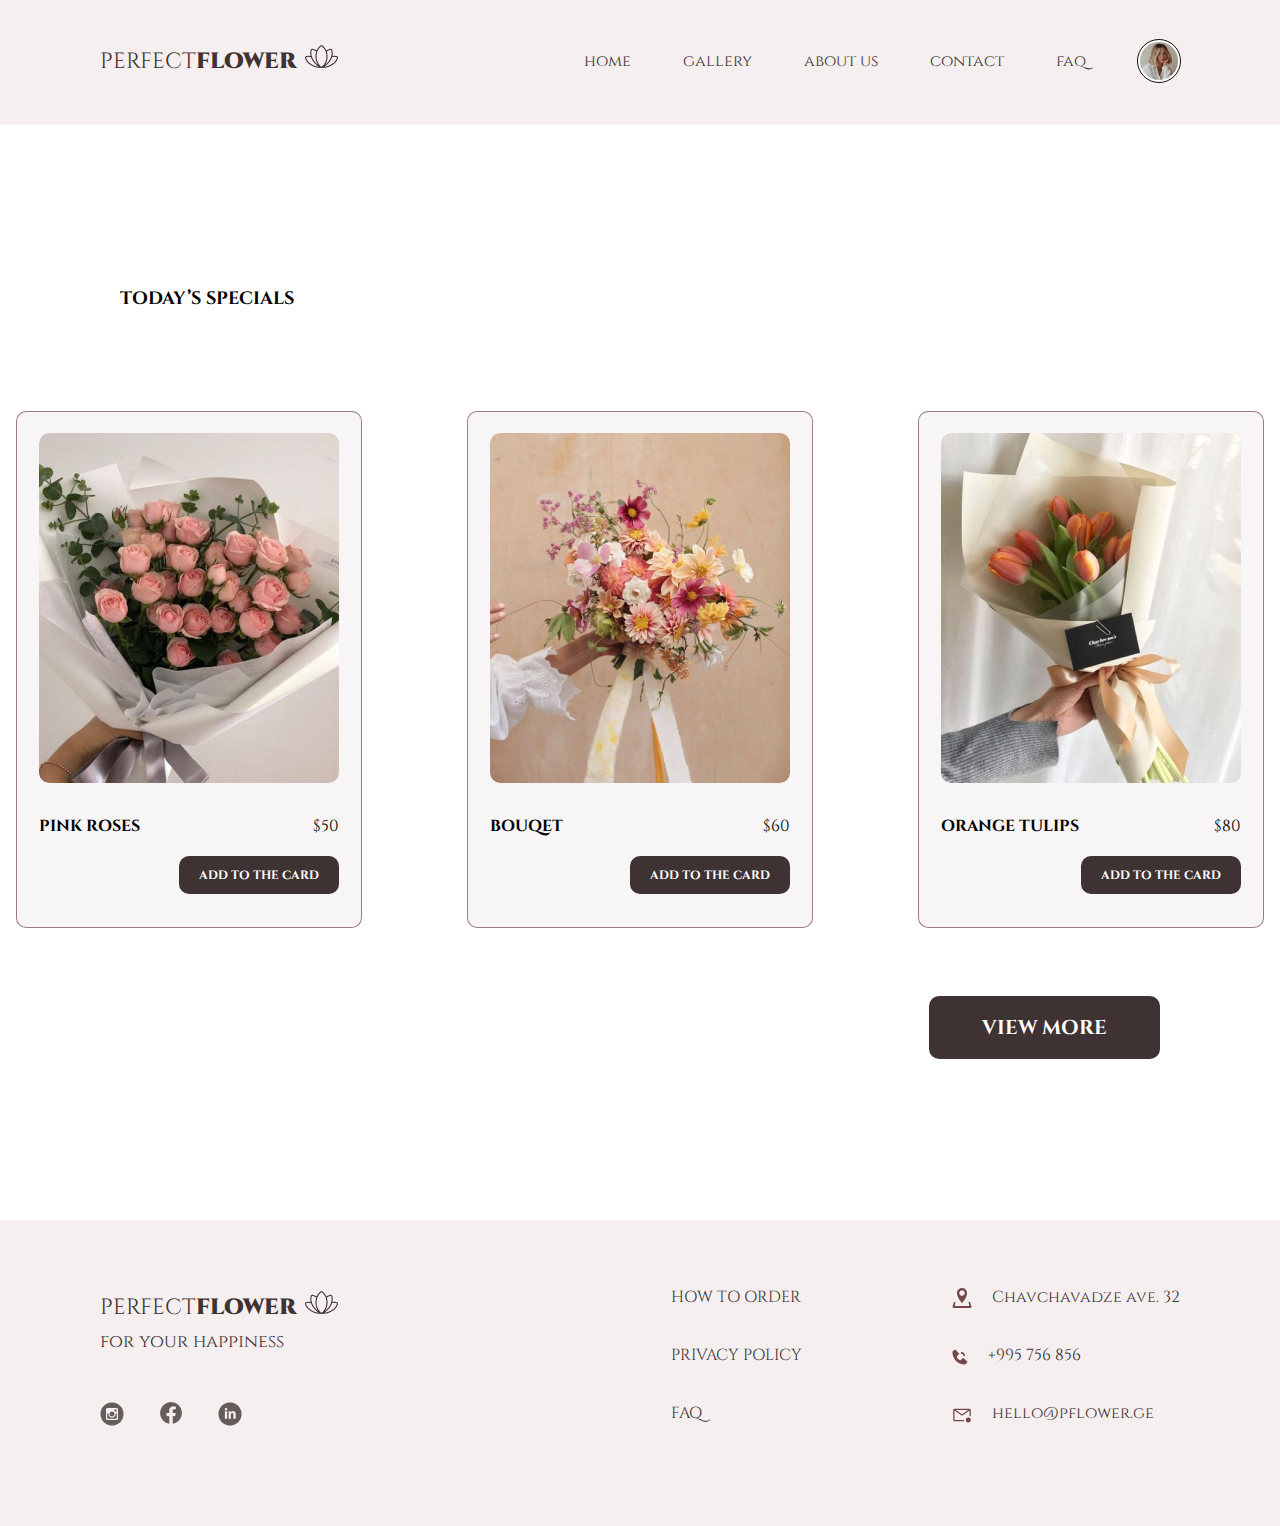
<file: index.html>
<!DOCTYPE html>
<html lang="us">
    <head>
        <title>Homepage</title>

        <meta name="viewport" content="width=device-width, initial-scale=1.0">
        <meta charset="UTF-8">
        <meta http-equiv="X-UA-Compatible" content="IE=edge">
        <meta name="description" content="project home page">

        <!-- favicon -->
        <link rel="icon" type="image/x-icon" href="assest/media/photos/favicon.ico">

        <!-- stylesheet import -->
        <link rel="stylesheet" href="assest/css/reset.css">
        <link rel="stylesheet" href="assest/css/style.css">

        <!-- script import -->
        <script src="assest/js/script.js"></script>
    </head>

    <body>

        <!-- page header -->

        <header>
            <div class="header-item">
                <a class="fh-30 fs-22 logo-text" href="index.html"><span class="fh-30 fs-22">PERFECT<span class="fw-9">FLOWER</span><span class="logo-icon"><img class="logo-icon-src" src="assest/media/icons/logo-icon.png" alt="flower-small-icon"></span></a>
            </div>
            <div class="header-item">
                <nav>
                    <ul>
                        <li class="dis-in-b nav-item"><a class="fh-22" href="index.html">home</a></li>
                        <li class="dis-in-b nav-item"><a class="fh-22" href="assest/pages/gallery.html">gallery</a></li>
                        <li class="dis-in-b nav-item"><a class="fh-22" href="assest/pages/about.html">about us</a></li>
                        <li class="dis-in-b nav-item"><a class="fh-22" href="assest/pages/contact.html">contact</a></li>
                        <li class="dis-in-b nav-item"><a class="fh-22" href="assest/pages/faq.html">faq</a></li>
                        <li class="dis-in-b nav-item my-acc"><a href="#"><img class="profile-img"src="assest/media/photos/prof-pic.png" alt="profile-picture"></a></li>
                    </ul>
                </nav>
            </div>
        </header>

        <!-- main content of the page -->

        <main>
            <h1 class="fs-18 fw-7 fh-24 page-title">TODAY’S SPECIALS</h1>
            <div class="product-div">
            <section class="products">
                <div class="box-container">
                    <div class="box-top">
                        <a href="#">
                        <img class="product-image" src="assest/media/photos/homepage-box-img-1.png" alt="light-pink-roses">
                    </a>
                    </div>
                    <div class="box-bottom">
                        <h3 class="product-name">PINK ROSES</h3>
                        <h4 class="product-price fw-def">$50</h4>
                    </div>
                    <div class="prod-btn" style="text-align: right">
                    <a href="#" class="add-to-cart-btn fw-7 fh-def fs-12">ADD TO THE CARD</a>
                    </div>
                </div>
                <div class="box-container">
                    <div class="box-top">
                        <a href="#">
                        <img class="product-image" src="assest/media/photos/homepage-box-img-2.png" alt="colourful-bouqet">
                    </a>
                    </div>
                    <div class="box-bottom">
                        <h3 class="product-name">BOUQET</h3>
                        <h4 class="product-price fw-def">$60</h4>
                    </div>
                    <div class="prod-btn" style="text-align: right">
                    <a href="#" class="add-to-cart-btn fw-7 fh-def fs-12">ADD TO THE CARD</a>
                    </div>
                </div>
                <div class="box-container">
                    <div class="box-top">
                        <a href="#">
                        <img class="product-image" src="assest/media/photos/homepage-box-img-3.png" alt="orange-tulips">
                    </a>
                    </div>
                    <div class="box-bottom">
                        <h3 class="product-name">ORANGE TULIPS</h3>
                        <h4 class="product-price fw-def">$80</h4>
                    </div>
                    <div class="prod-btn" style="text-align: right">
                    <a href="#" class="add-to-cart-btn fw-7 fh-def fs-12">ADD TO THE CARD</a>
                    </div>
                </div>
            </section>
            <div class="product-view-more">
                <a class="fw-7 fh-def fs-20" href="#">VIEW MORE</a>
            </div>
            </div>
        </main>

        <!-- footer of the page -->

        <footer>
            <div class="footer-block">
                <a class="fh-30 fs-22 logo-text" href="index.html"<span class="fh-30 fs-22">PERFECT<span class="fw-9">FLOWER</span><span class="logo-icon"><img class="logo-icon-src" src="assest/media/icons/logo-icon.png" alt="flower-small-icon"></span></a>
                <p class="logo-title fs-18 fh-24">for your happiness</p>
                <div class="social-icons-box">
                    <ul>
                    <li class="dis-in-b"><a class="social-icon" href="#"><img src="assest/media/icons/instagram.png" alt="instagram-outlined-icon" ></a></li>
                    <li class="dis-in-b"><a class="social-icon" href="#"><img src="assest/media/icons/facebook.png" alt="facebook-outlined-icon"></a></li>
                    <li class="dis-in-b"><a class="social-icon" href="#"><img src="assest/media/icons/linkedin.png" alt="linkedin-outlined-icon"></a></li>
                </ul>
                </div>
            </div>
            <div class="footer-block">
                <nav class="footer-nav">
                    <ul>
                        <li><a class="fh-22" href="#">HOW TO ORDER</a></li>
                        <li><a class="fh-22" href="#">PRIVACY POLICY</a></li>
                        <li><a class="fh-22" href="assest/pages/faq.html">FAQ</a></li>
                    </ul>
                    <ul>
                        <li><img class="no-border" src="assest/media/icons/location.png" alt="location-icon"><a class="fh-22" href="https://www.google.com/maps/place/32+Ilia+Chavchavadze+Avenue,+T'bilisi+0179/@41.7085071,44.7713885,17z/data=!4m6!3m5!1s0x40440ccd320dd7fb:0x5e216973a3c58f64!8m2!3d41.7085071!4d44.7713885!16s%2Fg%2F11cp5f6xqz?coh=164777&entry=tt">Chavchavadze ave. 32</a></li>
                        <li><img class="no-border" src="assest/media/icons/phone.png" alt="phone-icon"><a class="fh-22" href="callto:+995756856">+995 756 856</a></li>
                        <li><img class="no-border" src="assest/media/icons/email.png" alt="email-icon"><a class="fh-22" href="mailto:hello@pflower.ge">hello@pflower.ge</a></li>
                    </ul>
                </nav>
            </div>
        </footer>
    </body>
</html>
</file>
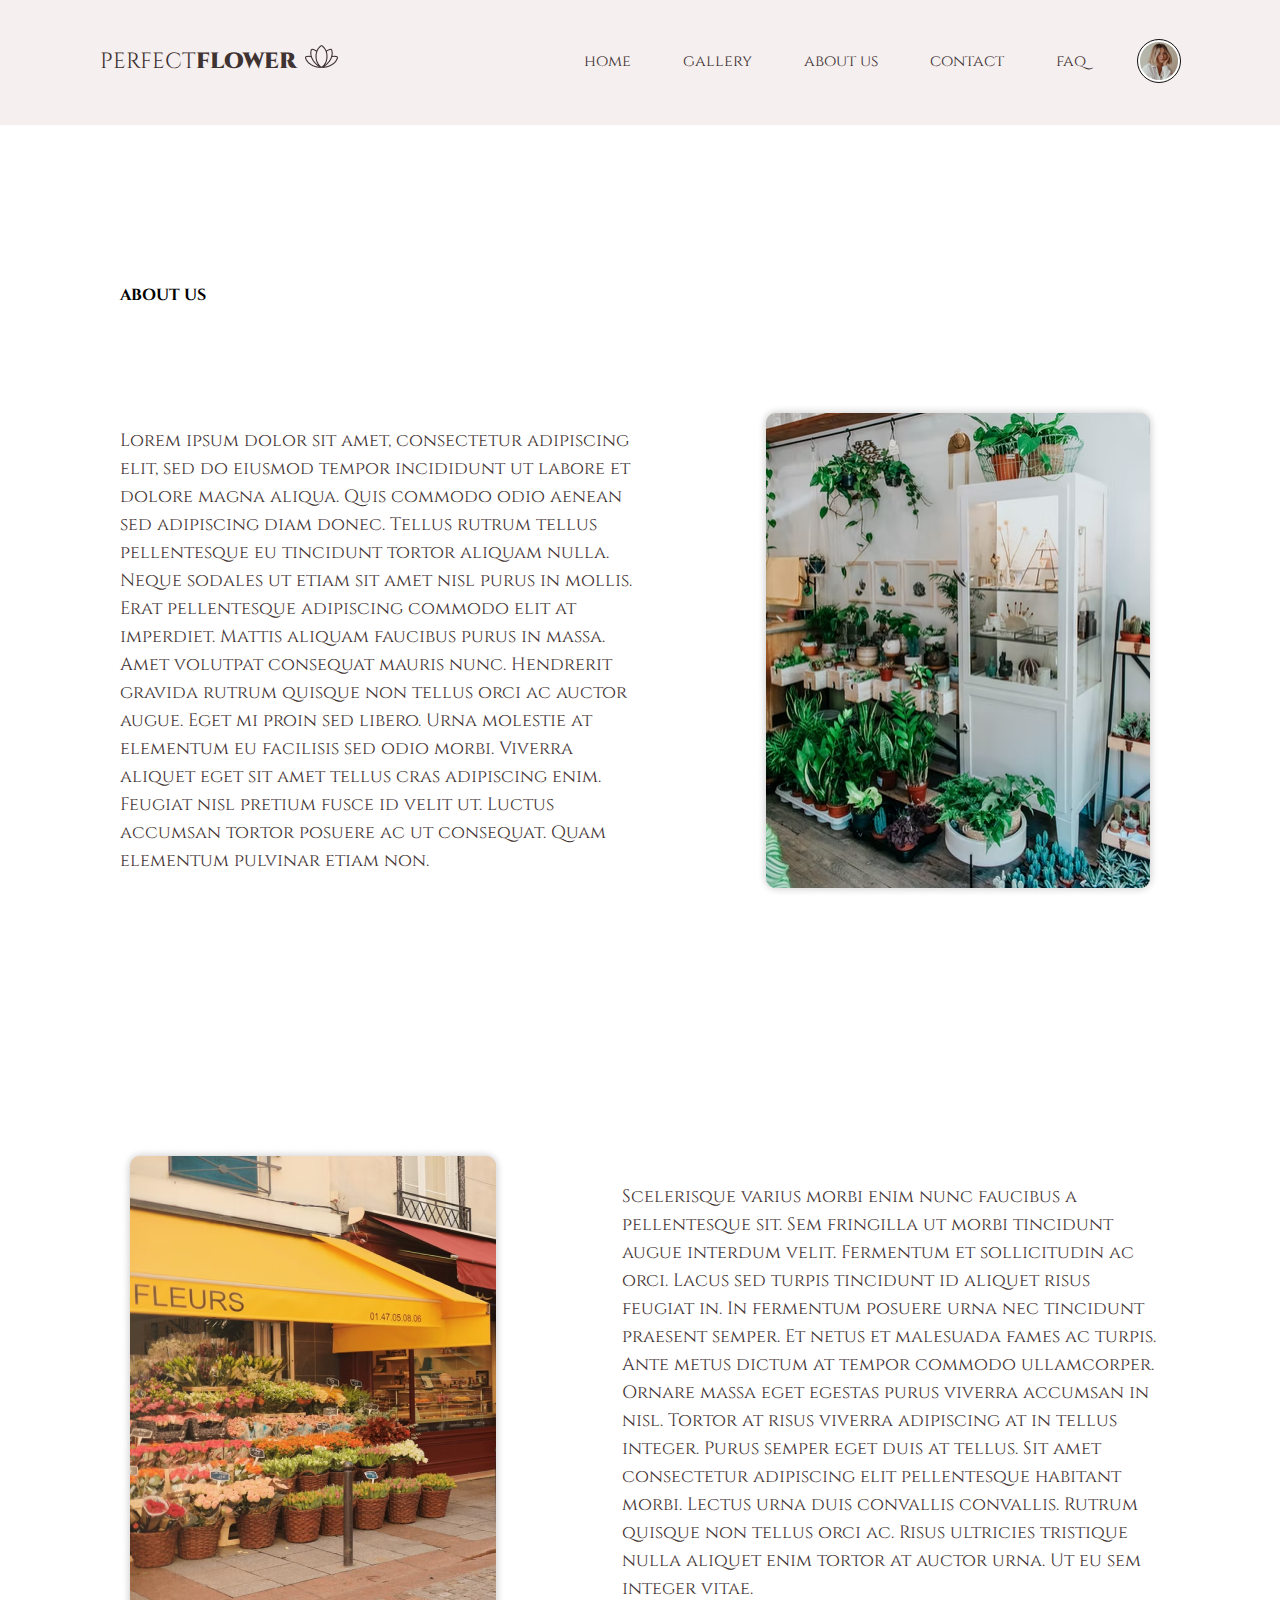
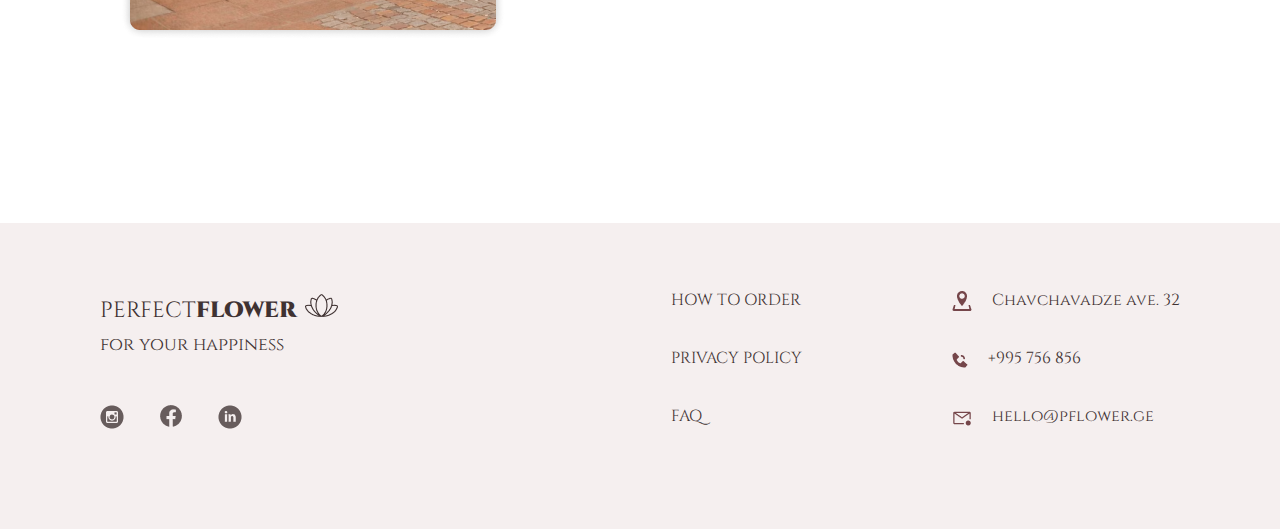
<file: assest/pages/about.html>
<!DOCTYPE html>
<html lang="us">
    <head>
        <title>FAQ</title>

        <meta name="viewport" content="width=device-width, initial-scale=1.0">
        <meta charset="UTF-8">
        <meta http-equiv="X-UA-Compatible" content="IE=edge">
        <meta name="description" content="project faq page">

        <!-- favicon -->
        <link rel="icon" type="image/x-icon" href="../media/photos/favicon.ico">

        <!-- stylesheet import -->
        <link rel="stylesheet" href="..//css/reset.css">
        <link rel="stylesheet" href="..//css/style.css">

        <!-- script import -->
        <script src="..//js/script.js"></script>
    </head>

    <body>

        <!-- page header -->

        <header>
            <div class="header-item">
                <a class="fh-30 fs-22 logo-text" href="../../index.html"><span class="fh-30 fs-22">PERFECT<span class="fw-9">FLOWER</span><span class="logo-icon"><img class="logo-icon-src" src="..//media/icons/logo-icon.png" alt="flower-small-icon"></span></a>
            </div>
            <div class="header-item">
                <nav>
                    <ul>
                        <li class="dis-in-b nav-item"><a class="fh-22" href="../../index.html">home</a></li>
                        <li class="dis-in-b nav-item"><a class="fh-22" href="gallery.html">gallery</a></li>
                        <li class="dis-in-b nav-item"><a class="fh-22" href="about.html">about us</a></li>
                        <li class="dis-in-b nav-item"><a class="fh-22" href="contact.html">contact</a></li>
                        <li class="dis-in-b nav-item"><a class="fh-22" href="faq.html">faq</a></li>
                        <li class="dis-in-b nav-item my-acc"><a href="#"><img class="profile-img"src="../media/photos/prof-pic.png" alt="profile-picture"></a></li>
                    </ul>
                </nav>
            </div>
        </header>

        <main class="about-content">
            <h1 class="page-title">ABOUT US</h1>
            <section class="about-info">
                <div class="textbox">
                    <p class="about-text fs-18 fh-28" style="font-family:'Cinzel',sans-serif" >Lorem ipsum dolor sit amet, consectetur adipiscing elit, sed do eiusmod tempor incididunt ut labore et dolore magna aliqua. Quis commodo odio aenean sed adipiscing diam donec. Tellus rutrum tellus pellentesque eu tincidunt tortor aliquam nulla. Neque sodales ut etiam sit amet nisl purus in mollis. Erat pellentesque adipiscing commodo elit at imperdiet. Mattis aliquam faucibus purus in massa. Amet volutpat consequat mauris nunc. Hendrerit gravida rutrum quisque non tellus orci ac auctor augue. Eget mi proin sed libero. Urna molestie at elementum eu facilisis sed odio morbi. Viverra aliquet eget sit amet tellus cras adipiscing enim. Feugiat nisl pretium fusce id velit ut. Luctus accumsan tortor posuere ac ut consequat. Quam elementum pulvinar etiam non.
                    </p>
                    <img src="../media/photos/about-us-1.png" alt="house-clean-soft-flowers">
                </div>
                <div class="textbox reverse">
                    <p class="about-text fs-18 fh-28" style="font-family:'Cinzel',sans-serif">Scelerisque varius morbi enim nunc faucibus a pellentesque sit. Sem fringilla ut morbi tincidunt augue interdum velit. Fermentum et sollicitudin ac orci. Lacus sed turpis tincidunt id aliquet risus feugiat in. In fermentum posuere urna nec tincidunt praesent semper. Et netus et malesuada fames ac turpis. Ante metus dictum at tempor commodo ullamcorper. Ornare massa eget egestas purus viverra accumsan in nisl. Tortor at risus viverra adipiscing at in tellus integer. Purus semper eget duis at tellus. Sit amet consectetur adipiscing elit pellentesque habitant morbi. Lectus urna duis convallis convallis. Rutrum quisque non tellus orci ac. Risus ultricies tristique nulla aliquet enim tortor at auctor urna. Ut eu sem integer vitae.</p>
                    <img src="../media/photos/about-us-2.png" alt="flower-shop">
                </div>
            </section>
        </main>

        <footer>
            <div class="footer-block">
                <a class="fh-30 fs-22 logo-text" href="../../index.html"<span class="fh-30 fs-22">PERFECT<span class="fw-9">FLOWER</span><span class="logo-icon"><img class="logo-icon-src" src="../media/icons/logo-icon.png" alt="flower-small-icon"></span></a>
                <p class="logo-title fs-18 fh-24">for your happiness</p>
                <div class="social-icons-box">
                    <ul>
                    <li class="dis-in-b"><a class="social-icon" href="#"><img src="../media/icons/instagram.png" alt="instagram-outlined-icon" ></a></li>
                    <li class="dis-in-b"><a class="social-icon" href="#"><img src="../media/icons/facebook.png" alt="facebook-outlined-icon"></a></li>
                    <li class="dis-in-b"><a class="social-icon" href="#"><img src="../media/icons/linkedin.png" alt="linkedin-outlined-icon"></a></li>
                </ul>
                </div>
            </div>
            <div class="footer-block">
                <nav class="footer-nav">
                    <ul>
                        <li><a class="fh-22" href="#">HOW TO ORDER</a></li>
                        <li><a class="fh-22" href="#">PRIVACY POLICY</a></li>
                        <li><a class="fh-22" href="faq.html">FAQ</a></li>
                    </ul>
                    <ul>
                        <li><img class="no-border" src="../media/icons/location.png" alt="location-icon"><a class="fh-22" href="https://www.google.com/maps/place/32+Ilia+Chavchavadze+Avenue,+T'bilisi+0179/@41.7085071,44.7713885,17z/data=!4m6!3m5!1s0x40440ccd320dd7fb:0x5e216973a3c58f64!8m2!3d41.7085071!4d44.7713885!16s%2Fg%2F11cp5f6xqz?coh=164777&entry=tt">Chavchavadze ave. 32</a></li>
                        <li><img class="no-border" src="../media/icons/phone.png" alt="phone-icon"><a class="fh-22" href="callto:+995756856">+995 756 856</a></li>
                        <li><img class="no-border" src="../media/icons/email.png" alt="email-icon"><a class="fh-22" href="mailto:hello@pflower.ge">hello@pflower.ge</a></li>
                    </ul>
                </nav>
            </div>
        </footer>


    </body>
</html>
</file>
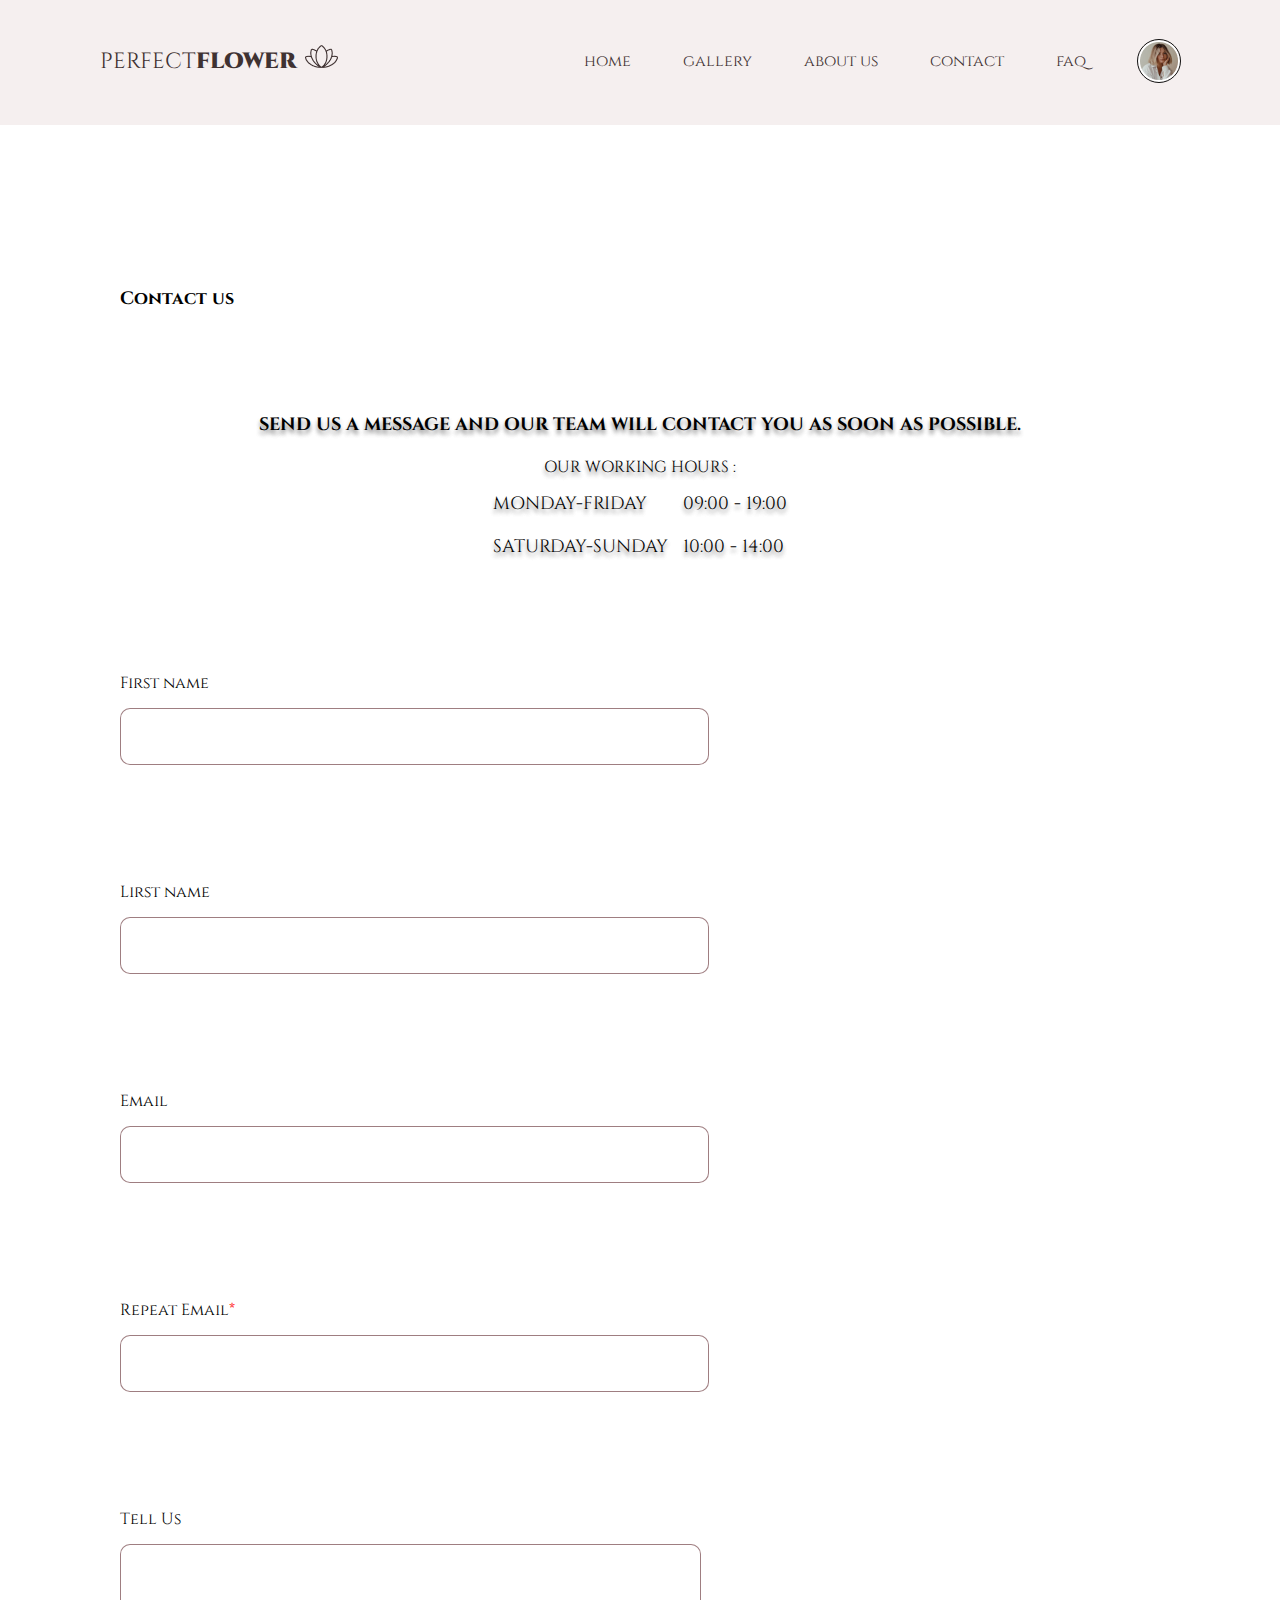
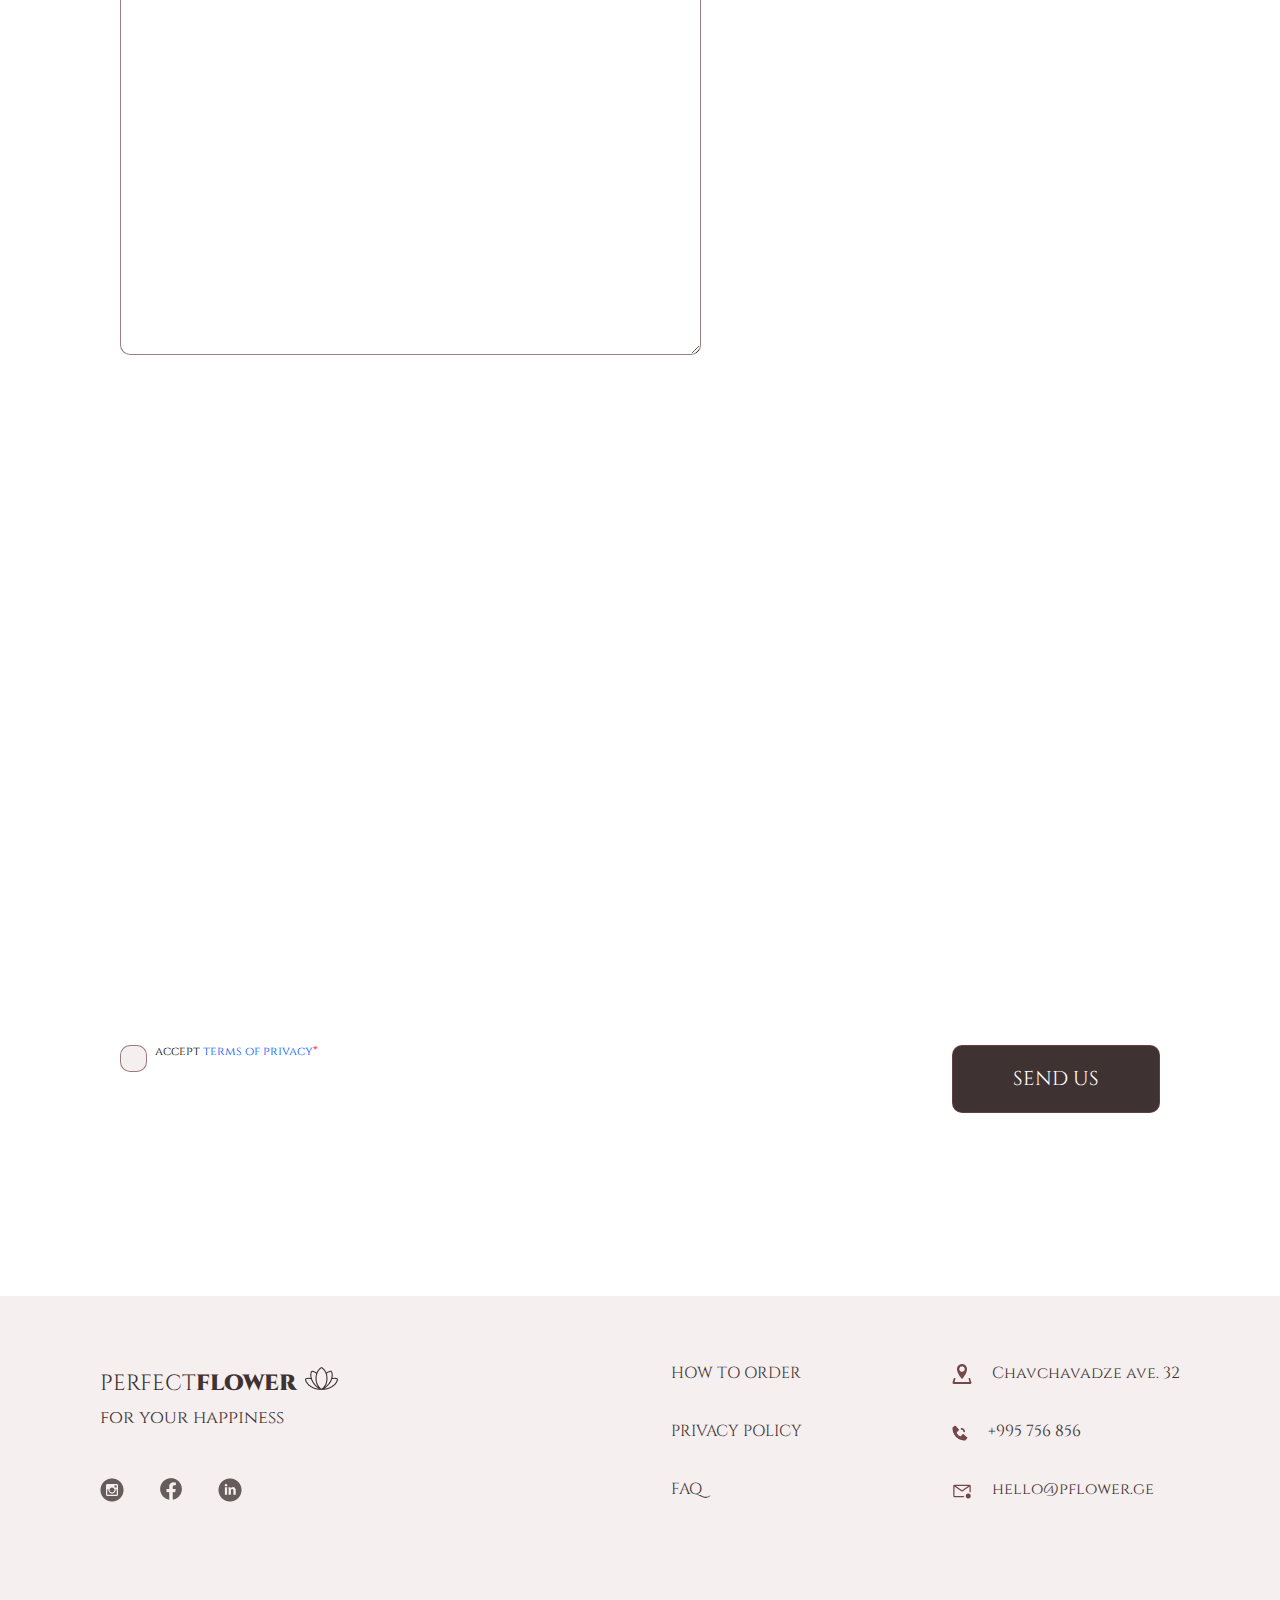
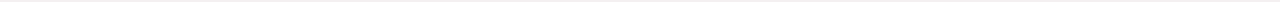
<file: assest/pages/contact.html>
<!DOCTYPE html>
<html lang="us">
    <head>
        <title>Contact</title>

        <meta name="viewport" content="width=device-width, initial-scale=1.0">
        <meta charset="UTF-8">
        <meta http-equiv="X-UA-Compatible" content="IE=edge">
        <meta name="description" content="project contact page">

        <!-- favicon -->
        <link rel="icon" type="image/x-icon" href="../media/photos/favicon.ico">

        <!-- stylesheet import -->
        <link rel="stylesheet" href="..//css/reset.css">
        <link rel="stylesheet" href="..//css/style.css">

        <!-- script import -->
        <script src="..//js/script.js"></script>
    </head>

    <body>

        <!-- page header -->

        <header>
            <div class="header-item">
                <a class="fh-30 fs-22 logo-text" href="../../index.html"><span class="fh-30 fs-22">PERFECT<span class="fw-9">FLOWER</span><span class="logo-icon"><img class="logo-icon-src" src="..//media/icons/logo-icon.png" alt="flower-small-icon"></span></a>
            </div>
            <div class="header-item">
                <nav>
                    <ul>
                        <li class="dis-in-b nav-item"><a class="fh-22" href="../../index.html">home</a></li>
                        <li class="dis-in-b nav-item"><a class="fh-22" href="gallery.html">gallery</a></li>
                        <li class="dis-in-b nav-item"><a class="fh-22" href="about.html">about us</a></li>
                        <li class="dis-in-b nav-item"><a class="fh-22" href="contact.html">contact</a></li>
                        <li class="dis-in-b nav-item"><a class="fh-22" href="faq.html">faq</a></li>
                        <li class="dis-in-b nav-item my-acc"><a href="#"><img class="profile-img"src="../media/photos/prof-pic.png" alt="profile-picture"></a></li>
                    </ul>
                </nav>
            </div>
        </header>

        <main class="contact">
            <h1 class="page-title fw-7 fs-18 fh-24">Contact us</h1>
            <section class="contact-form-section">
                <h2 class="form-title fs-18 fh-28" style="text-align:center;margin-bottom: 20px;">SEND US A MESSAGE AND OUR TEAM WILL CONTACT YOU AS SOON AS POSSIBLE.</h2>
                <table class="form-info">
                    <caption>OUR WORKING HOURS :</caption>
                    <tbody class="fw-def fs-18 fh-28">
                        <tr>
                        <th class="fw-def">MONDAY-FRIDAY</th>
                        <td>09:00 - 19:00</tr>
                        </tr>
                        <tr>
                            <th class="fw-def">SATURDAY-SUNDAY</th>
                            <td>10:00 - 14:00</td>
                        </tr>
                    </tbody>
                </table>

                <form class="contact-form">
                    <div class="inputes">
                    <label class="fh-21" for="fname">First name</label>
                    <input size="70" type="text" id="fname" name="fname">
                </div>
                <div class="inputes">
                    <label class="fh-21" for="lname">Lirst name</label>
                    <input size="70" type="text" id="lname" name="lname">
                </div>
                <div class="inputes">
                    <label class="fh-21" for="email">Email</label>
                    <input size="70" type="email" id="email" name="email">
                </div>
                <div class="inputes">
                    <label class="fh-21" for="r-email">Repeat Email<span class="required-tag">*</span></label>
                    <input size="70" type="email" id="email" name="email" required="required">
                </div>
                <div class="inputes">
                    <label class="fh-21" for="textarea">Tell Us</label>
                    <textarea cols="70" rows="27" type="textarea" id="textarea" name="textarea"></textarea>
                </div>
                <div class="inputes"><iframe src="https://www.google.com/maps/embed?pb=!1m18!1m12!1m3!1d14145736.79033902!2d59.983528894058146!3d30.04979348328979!2m3!1f0!2f0!3f0!3m2!1i1024!2i768!4f13.1!3m3!1m2!1s0x38db52d2f8fd751f%3A0x46b7a1f7e614925c!2sPakistan!5e0!3m2!1sen!2sge!4v1676579553945!5m2!1sen!2sge" width="600" height="450" style="border:0;" allowfullscreen="" loading="lazy" referrerpolicy="no-referrer-when-downgrade"></iframe></div>
                <div class="inputes">
                    <label class="fs-12 checkbox" for="checkbox">accept <a href="#">terms of privacy<span class="required-tag">*</span></a>
                    <input id="checkbox" name="check" type="checkbox">
                    <span class="check"></span>
                </label>
                </div>
                <input class="fs-20 fh-26" type="submit" value="SEND US">
                </form>
            </section>
        </main>

        <footer>
            <div class="footer-block">
                <a class="fh-30 fs-22 logo-text" href="../../index.html"<span class="fh-30 fs-22">PERFECT<span class="fw-9">FLOWER</span><span class="logo-icon"><img class="logo-icon-src" src="../media/icons/logo-icon.png" alt="flower-small-icon"></span></a>
                <p class="logo-title fs-18 fh-24">for your happiness</p>
                <div class="social-icons-box">
                    <ul>
                    <li class="dis-in-b"><a class="social-icon" href="#"><img src="../media/icons/instagram.png" alt="instagram-outlined-icon" ></a></li>
                    <li class="dis-in-b"><a class="social-icon" href="#"><img src="../media/icons/facebook.png" alt="facebook-outlined-icon"></a></li>
                    <li class="dis-in-b"><a class="social-icon" href="#"><img src="../media/icons/linkedin.png" alt="linkedin-outlined-icon"></a></li>
                </ul>
                </div>
            </div>
            <div class="footer-block">
                <nav class="footer-nav">
                    <ul>
                        <li><a class="fh-22" href="#">HOW TO ORDER</a></li>
                        <li><a class="fh-22" href="#">PRIVACY POLICY</a></li>
                        <li><a class="fh-22" href="faq.html">FAQ</a></li>
                    </ul>
                    <ul>
                        <li><img class="no-border" src="../media/icons/location.png" alt="location-icon"><a class="fh-22" href="https://www.google.com/maps/place/32+Ilia+Chavchavadze+Avenue,+T'bilisi+0179/@41.7085071,44.7713885,17z/data=!4m6!3m5!1s0x40440ccd320dd7fb:0x5e216973a3c58f64!8m2!3d41.7085071!4d44.7713885!16s%2Fg%2F11cp5f6xqz?coh=164777&entry=tt">Chavchavadze ave. 32</a></li>
                        <li><img class="no-border" src="../media/icons/phone.png" alt="phone-icon"><a class="fh-22" href="callto:+995756856">+995 756 856</a></li>
                        <li><img class="no-border" src="../media/icons/email.png" alt="email-icon"><a class="fh-22" href="mailto:hello@pflower.ge">hello@pflower.ge</a></li>
                    </ul>
                </nav>
            </div>
        </footer>
    </body>
</html>
</file>
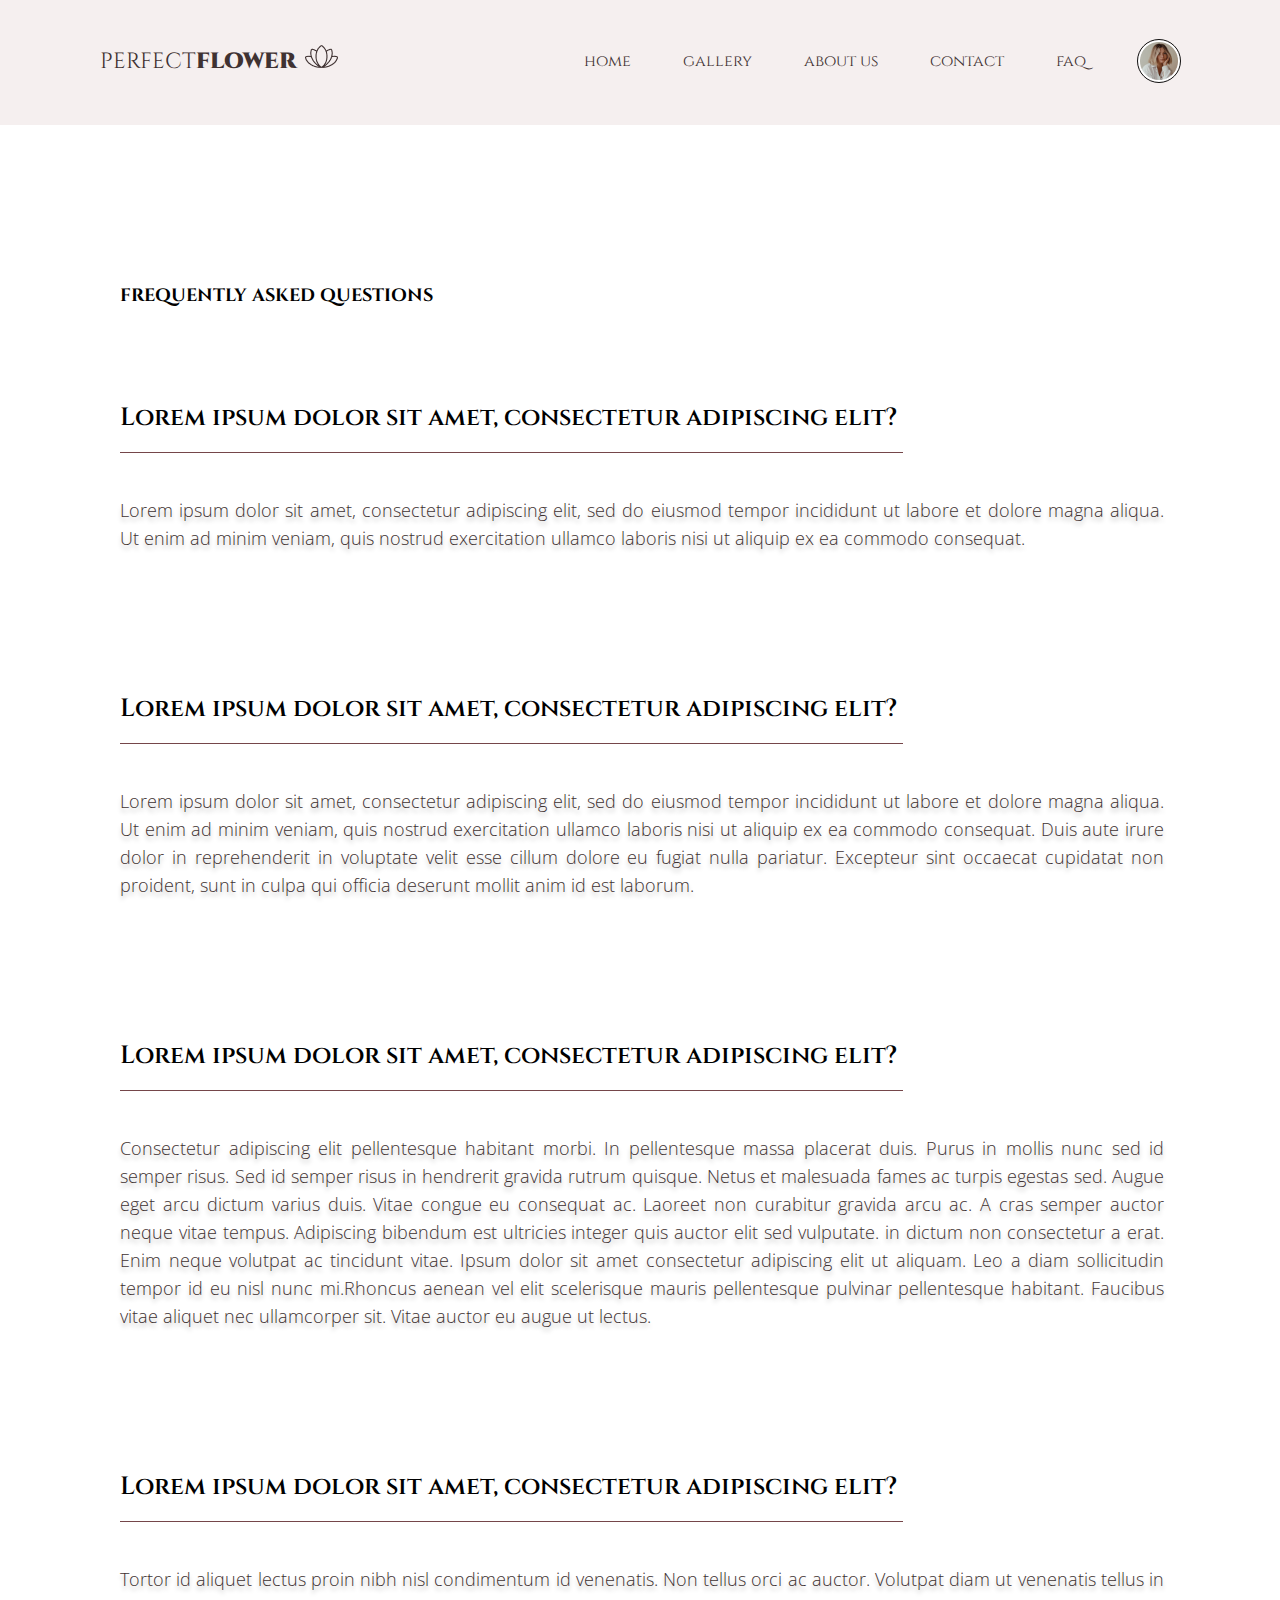
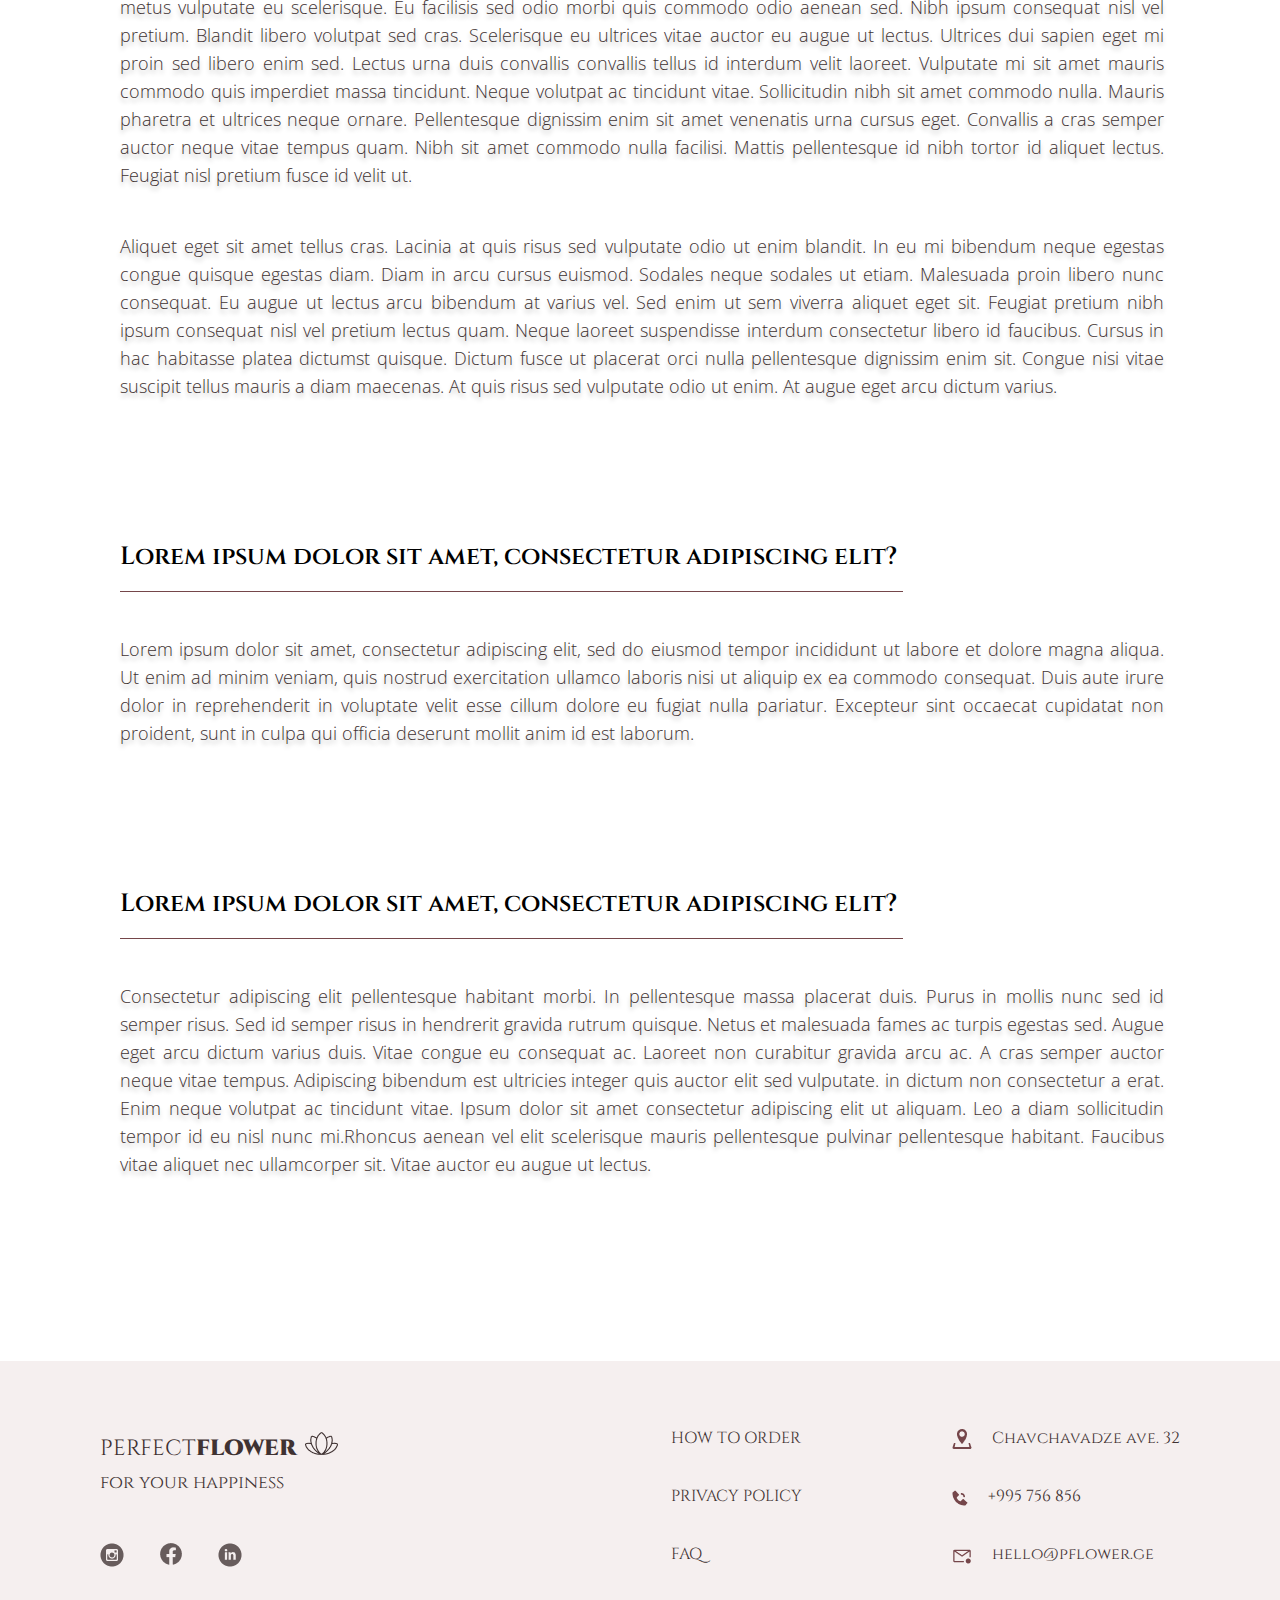
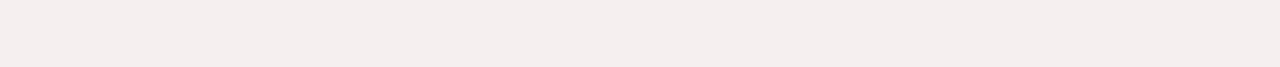
<file: assest/pages/faq.html>
<!DOCTYPE html>
<html lang="us">
    <head>
        <title>FAQ</title>

        <meta name="viewport" content="width=device-width, initial-scale=1.0">
        <meta charset="UTF-8">
        <meta http-equiv="X-UA-Compatible" content="IE=edge">
        <meta name="description" content="project faq page">

        <!-- favicon -->
        <link rel="icon" type="image/x-icon" href="../media/photos/favicon.ico">

        <!-- stylesheet import -->
        <link rel="stylesheet" href="..//css/reset.css">
        <link rel="stylesheet" href="..//css/style.css">

        <!-- script import -->
        <script src="..//js/script.js"></script>
    </head>

    <body>

        <!-- page header -->

        <header>
            <div class="header-item">
                <a class="fh-30 fs-22 logo-text" href="../../index.html"><span class="fh-30 fs-22">PERFECT<span class="fw-9">FLOWER</span><span class="logo-icon"><img class="logo-icon-src" src="..//media/icons/logo-icon.png" alt="flower-small-icon"></span></a>
            </div>
            <div class="header-item">
                <nav>
                    <ul>
                        <li class="dis-in-b nav-item"><a class="fh-22" href="../../index.html">home</a></li>
                        <li class="dis-in-b nav-item"><a class="fh-22" href="gallery.html">gallery</a></li>
                        <li class="dis-in-b nav-item"><a class="fh-22" href="about.html">about us</a></li>
                        <li class="dis-in-b nav-item"><a class="fh-22" href="contact.html">contact</a></li>
                        <li class="dis-in-b nav-item"><a class="fh-22" href="faq.html">faq</a></li>
                        <li class="dis-in-b nav-item my-acc"><a href="#"><img class="profile-img"src="../media/photos/prof-pic.png" alt="profile-picture"></a></li>
                    </ul>
                </nav>
            </div>
        </header>

        <main class="faq-content">
            <h1 class="page-title fs-18">FREQUENTLY ASKED QUESTIONS</h1>
            <section class="faqs">
                <div class="faq">
                    <h2 class="faq-question fs-25 fw-6 fh-26">Lorem ipsum dolor sit amet, consectetur adipiscing elit?</h2>
                    <p class="faq-answer fs-18 fs-3 fh-28">Lorem ipsum dolor sit amet, consectetur adipiscing elit, sed do eiusmod tempor incididunt ut labore et dolore magna aliqua. Ut enim ad minim veniam, quis nostrud exercitation ullamco laboris nisi ut aliquip ex ea commodo consequat. </p>
                </div>
                <div class="faq">
                    <h2 class="faq-question fs-25 fw-6 fh-26">Lorem ipsum dolor sit amet, consectetur adipiscing elit?</h2>
                    <p class="faq-answer fs-18 fs-3 fh-28">Lorem ipsum dolor sit amet, consectetur adipiscing elit, sed do eiusmod tempor incididunt ut labore et dolore magna aliqua. Ut enim ad minim veniam, quis nostrud exercitation ullamco laboris nisi ut aliquip ex ea commodo consequat. Duis aute irure dolor in reprehenderit in voluptate velit esse cillum dolore eu fugiat nulla pariatur. Excepteur sint occaecat cupidatat non proident, sunt in culpa qui officia deserunt mollit anim id est laborum.</p>
                </div>
                <div class="faq">
                    <h2 class="faq-question fs-25 fw-6 fh-26">Lorem ipsum dolor sit amet, consectetur adipiscing elit?</h2>
                    <p class="faq-answer fs-18 fs-3 fh-28">Consectetur adipiscing elit pellentesque habitant morbi. In pellentesque massa placerat duis. Purus in mollis nunc sed id semper risus. Sed id semper risus in hendrerit gravida rutrum quisque. Netus et malesuada fames ac turpis egestas sed. Augue eget arcu dictum varius duis. Vitae congue eu consequat ac. Laoreet non curabitur gravida arcu ac. A cras semper auctor neque vitae tempus. Adipiscing bibendum est ultricies integer quis auctor elit sed vulputate. in dictum non consectetur a erat. Enim neque volutpat ac tincidunt vitae. Ipsum dolor sit amet consectetur adipiscing elit ut aliquam. Leo a diam sollicitudin tempor id eu nisl nunc mi.Rhoncus aenean vel elit scelerisque mauris pellentesque pulvinar pellentesque habitant. Faucibus vitae aliquet nec ullamcorper sit. Vitae auctor eu augue ut lectus.</p>
                </div>
                <div class="faq">
                    <h2 class="faq-question fs-25 fw-6 fh-26">Lorem ipsum dolor sit amet, consectetur adipiscing elit?</h2>
                    <p class="faq-answer fs-18 fs-3 fh-28">Tortor id aliquet lectus proin nibh nisl condimentum id venenatis. Non tellus orci ac auctor. Volutpat diam ut venenatis tellus in metus vulputate eu scelerisque. Eu facilisis sed odio morbi quis commodo odio aenean sed. Nibh ipsum consequat nisl vel pretium. Blandit libero volutpat sed cras. Scelerisque eu ultrices vitae auctor eu augue ut lectus. Ultrices dui sapien eget mi proin sed libero enim sed. Lectus urna duis convallis convallis tellus id interdum velit laoreet. Vulputate mi sit amet mauris commodo quis imperdiet massa tincidunt. Neque volutpat ac tincidunt vitae. Sollicitudin nibh sit amet commodo nulla. Mauris pharetra et ultrices neque ornare. Pellentesque dignissim enim sit amet venenatis urna cursus eget. Convallis a cras semper auctor neque vitae tempus quam. Nibh sit amet commodo nulla facilisi. Mattis pellentesque id nibh tortor id aliquet lectus. Feugiat nisl pretium fusce id velit ut.
                    <p class="faq-answer fs-18 fs-3 fh-28">Aliquet eget sit amet tellus cras. Lacinia at quis risus sed vulputate odio ut enim blandit. In eu mi bibendum neque egestas congue quisque egestas diam. Diam in arcu cursus euismod. Sodales neque sodales ut etiam. Malesuada proin libero nunc consequat. Eu augue ut lectus arcu bibendum at varius vel. Sed enim ut sem viverra aliquet eget sit. Feugiat pretium nibh ipsum consequat nisl vel pretium lectus quam. Neque laoreet suspendisse interdum consectetur libero id faucibus. Cursus in hac habitasse platea dictumst quisque. Dictum fusce ut placerat orci nulla pellentesque dignissim enim sit. Congue nisi vitae suscipit tellus mauris a diam maecenas. At quis risus sed vulputate odio ut enim. At augue eget arcu dictum varius.</p></p>
                </div>
                <div class="faq">
                    <h2 class="faq-question fs-25 fw-6 fh-26">Lorem ipsum dolor sit amet, consectetur adipiscing elit?</h2>
                    <p class="faq-answer fs-18 fs-3 fh-28">Lorem ipsum dolor sit amet, consectetur adipiscing elit, sed do eiusmod tempor incididunt ut labore et dolore magna aliqua. Ut enim ad minim veniam, quis nostrud exercitation ullamco laboris nisi ut aliquip ex ea commodo consequat. Duis aute irure dolor in reprehenderit in voluptate velit esse cillum dolore eu fugiat nulla pariatur. Excepteur sint occaecat cupidatat non proident, sunt in culpa qui officia deserunt mollit anim id est laborum.</p>
                </div>
                <div class="faq">
                    <h2 class="faq-question fs-25 fw-6 fh-26">Lorem ipsum dolor sit amet, consectetur adipiscing elit?</h2>
                    <p class="faq-answer fs-18 fs-3 fh-28">Consectetur adipiscing elit pellentesque habitant morbi. In pellentesque massa placerat duis. Purus in mollis nunc sed id semper risus. Sed id semper risus in hendrerit gravida rutrum quisque. Netus et malesuada fames ac turpis egestas sed. Augue eget arcu dictum varius duis. Vitae congue eu consequat ac. Laoreet non curabitur gravida arcu ac. A cras semper auctor neque vitae tempus. Adipiscing bibendum est ultricies integer quis auctor elit sed vulputate. in dictum non consectetur a erat. Enim neque volutpat ac tincidunt vitae. Ipsum dolor sit amet consectetur adipiscing elit ut aliquam. Leo a diam sollicitudin tempor id eu nisl nunc mi.Rhoncus aenean vel elit scelerisque mauris pellentesque pulvinar pellentesque habitant. Faucibus vitae aliquet nec ullamcorper sit. Vitae auctor eu augue ut lectus.</p>
                </div>
            </section>

        </main>

        <footer>
            <div class="footer-block">
                <a class="fh-30 fs-22 logo-text" href="../../index.html"<span class="fh-30 fs-22">PERFECT<span class="fw-9">FLOWER</span><span class="logo-icon"><img class="logo-icon-src" src="../media/icons/logo-icon.png" alt="flower-small-icon"></span></a>
                <p class="logo-title fs-18 fh-24">for your happiness</p>
                <div class="social-icons-box">
                    <ul>
                    <li class="dis-in-b"><a class="social-icon" href="#"><img src="../media/icons/instagram.png" alt="instagram-outlined-icon" ></a></li>
                    <li class="dis-in-b"><a class="social-icon" href="#"><img src="../media/icons/facebook.png" alt="facebook-outlined-icon"></a></li>
                    <li class="dis-in-b"><a class="social-icon" href="#"><img src="../media/icons/linkedin.png" alt="linkedin-outlined-icon"></a></li>
                </ul>
                </div>
            </div>
            <div class="footer-block">
                <nav class="footer-nav">
                    <ul>
                        <li><a class="fh-22" href="#">HOW TO ORDER</a></li>
                        <li><a class="fh-22" href="#">PRIVACY POLICY</a></li>
                        <li><a class="fh-22" href="faq.html">FAQ</a></li>
                    </ul>
                    <ul>
                        <li><img class="no-border" src="../media/icons/location.png" alt="location-icon"><a class="fh-22" href="https://www.google.com/maps/place/32+Ilia+Chavchavadze+Avenue,+T'bilisi+0179/@41.7085071,44.7713885,17z/data=!4m6!3m5!1s0x40440ccd320dd7fb:0x5e216973a3c58f64!8m2!3d41.7085071!4d44.7713885!16s%2Fg%2F11cp5f6xqz?coh=164777&entry=tt">Chavchavadze ave. 32</a></li>
                        <li><img class="no-border" src="../media/icons/phone.png" alt="phone-icon"><a class="fh-22" href="callto:+995756856">+995 756 856</a></li>
                        <li><img class="no-border" src="../media/icons/email.png" alt="email-icon"><a class="fh-22" href="mailto:hello@pflower.ge">hello@pflower.ge</a></li>
                    </ul>
                </nav>
            </div>
        </footer>


    </body>
</html>
</file>
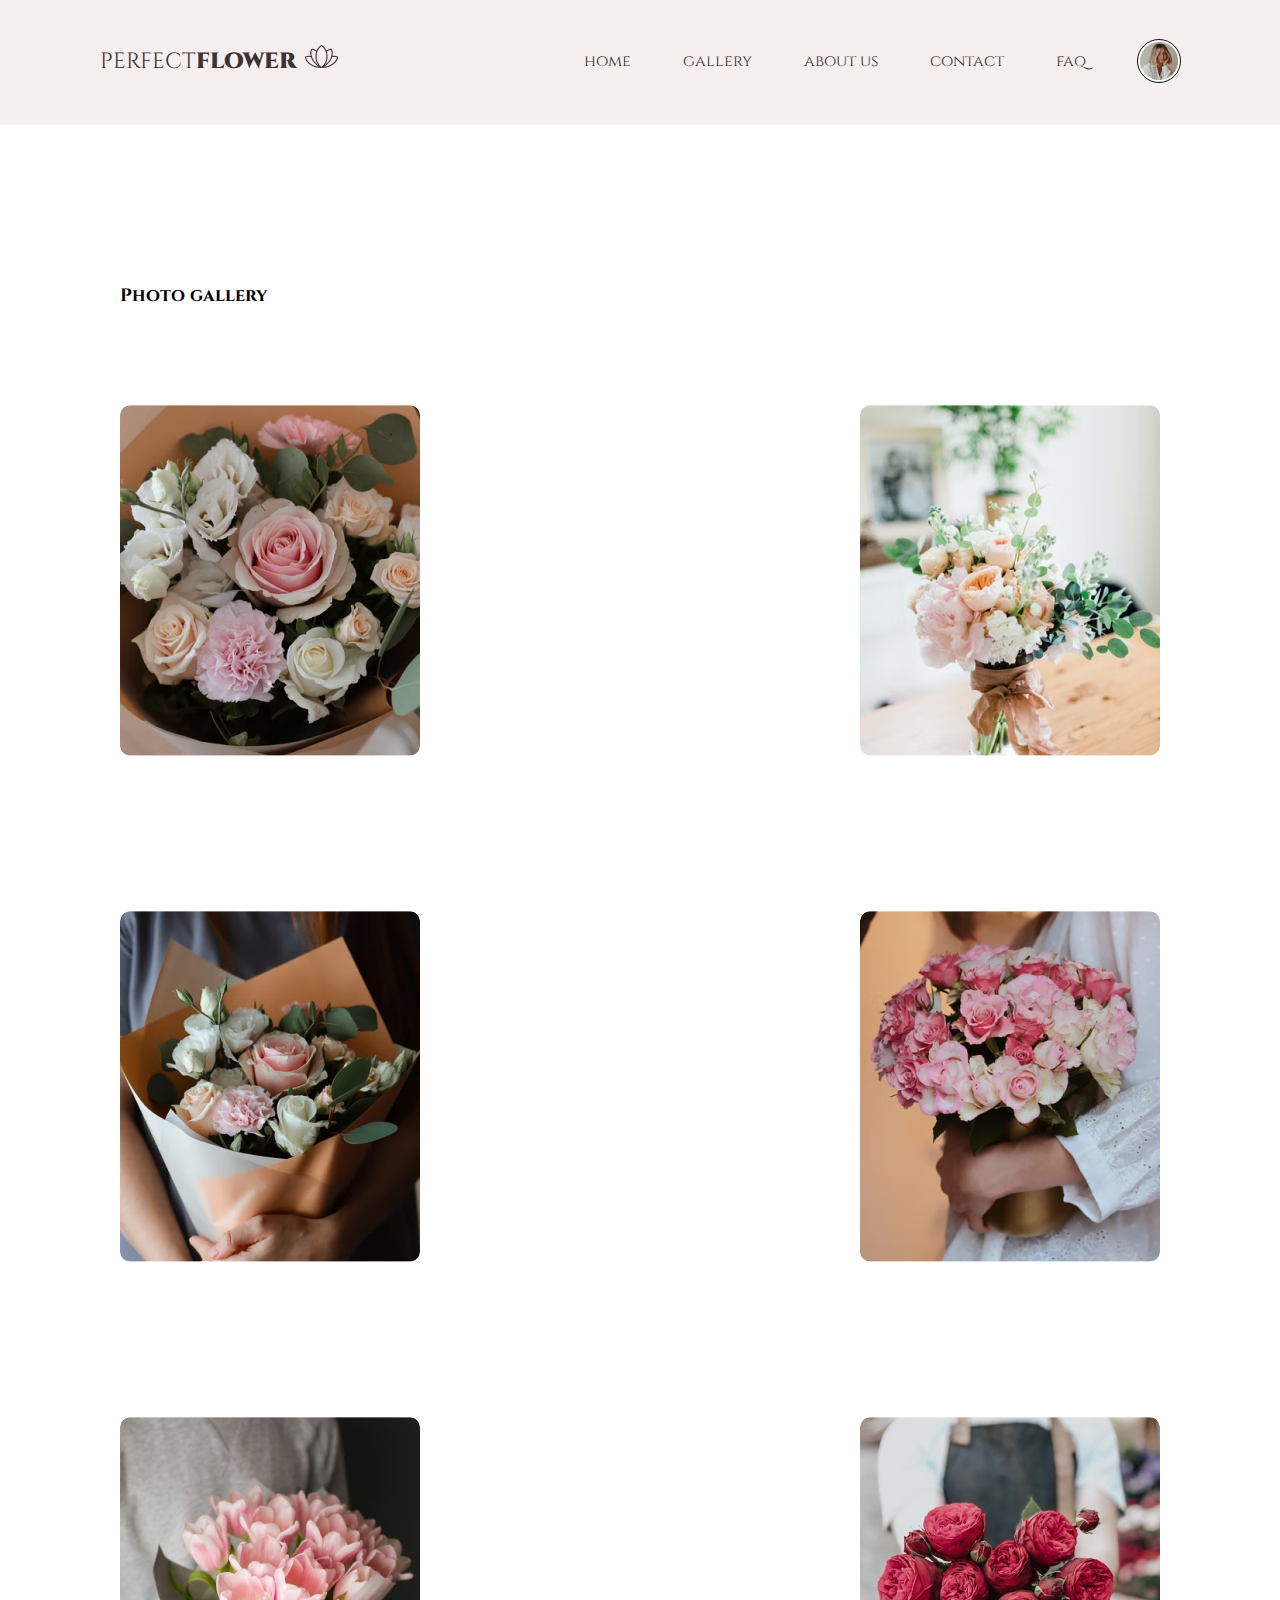
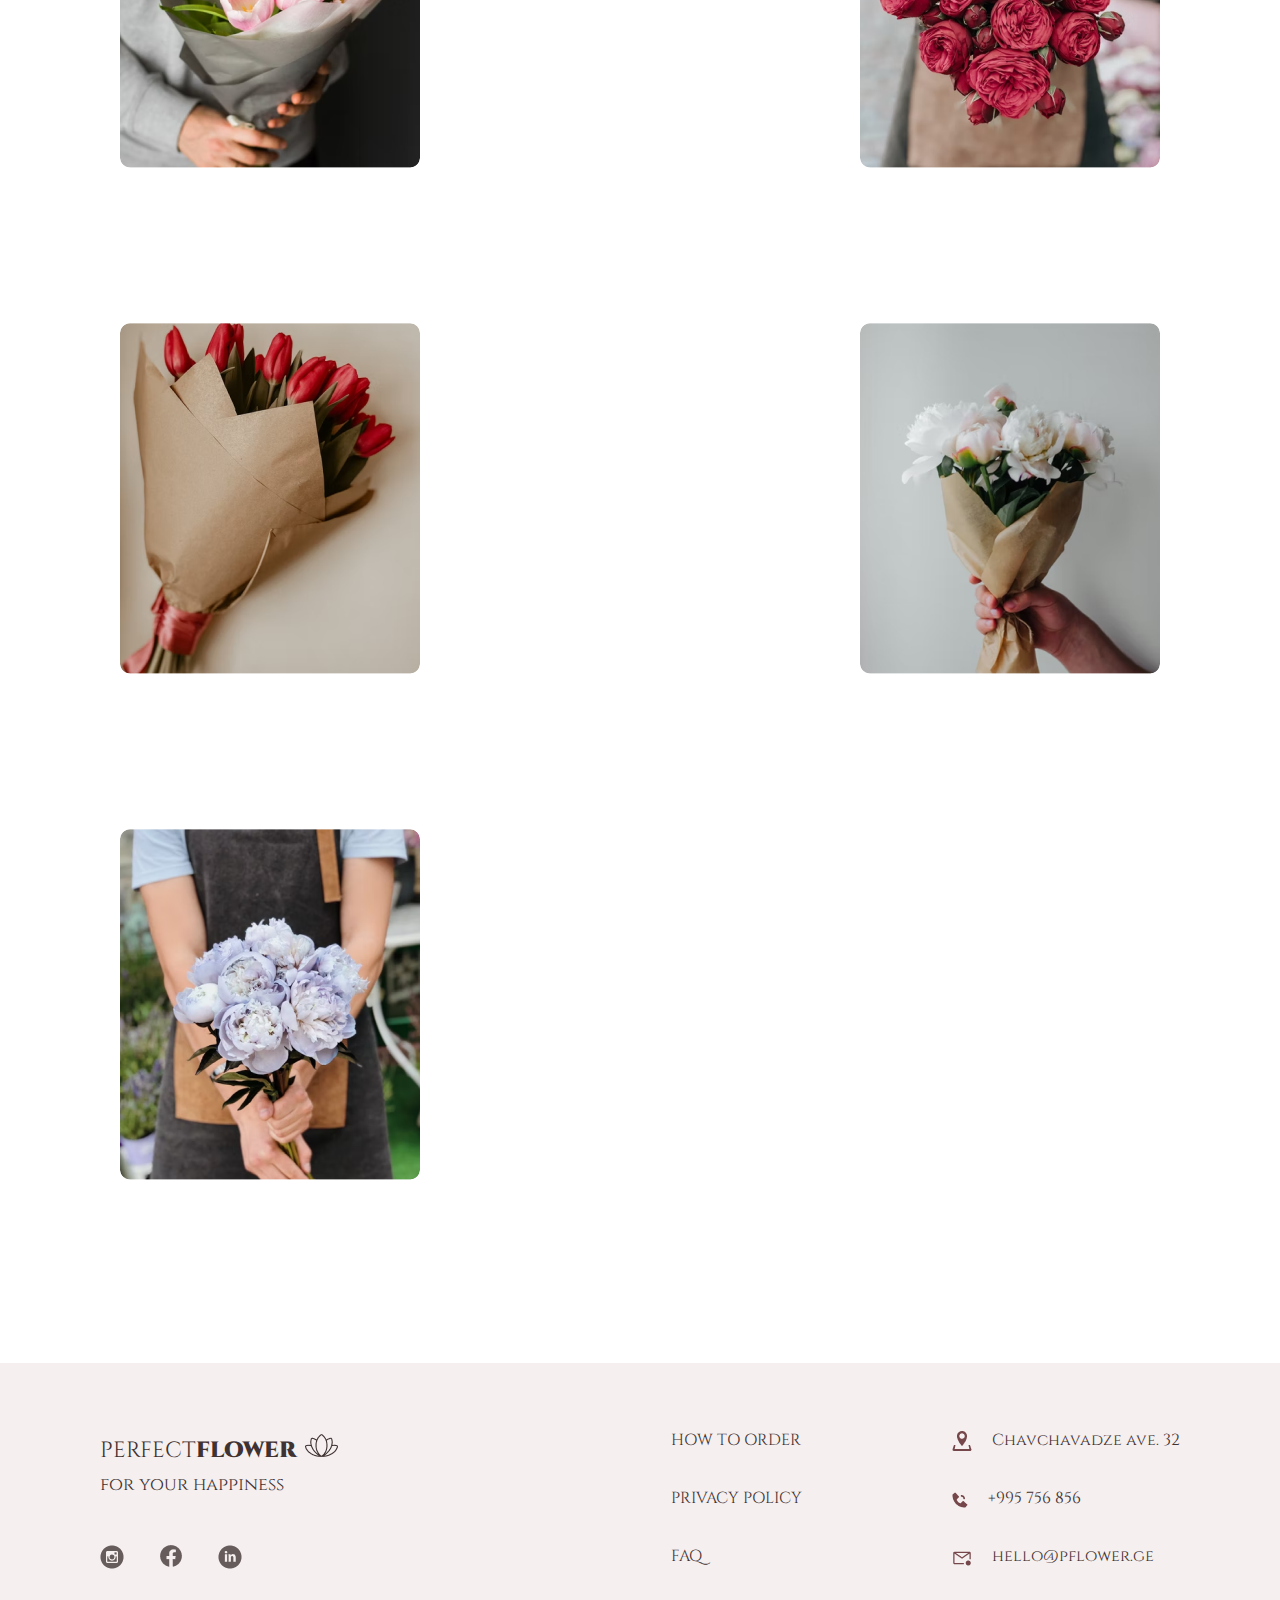
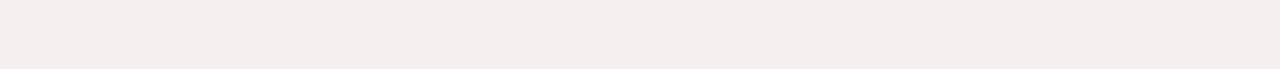
<file: assest/pages/gallery.html>
<!DOCTYPE html>
<html lang="us">
    <head>
        <title>gallery</title>

        <meta name="viewport" content="width=device-width, initial-scale=1.0">
        <meta charset="UTF-8">
        <meta http-equiv="X-UA-Compatible" content="IE=edge">
        <meta name="description" content="project gallery page">

        <!-- favicon -->
        <link rel="icon" type="image/x-icon" href="../media/photos/favicon.ico">

        <!-- stylesheet import -->
        <link rel="stylesheet" href="..//css/reset.css">
        <link rel="stylesheet" href="..//css/style.css">

        <!-- script import -->
        <script src="..//js/script.js"></script>
    </head>

    <body>

        <!-- page header -->

        <header>
            <div class="header-item">
                <a class="fh-30 fs-22 logo-text" href="../../index.html"><span class="fh-30 fs-22">PERFECT<span class="fw-9">FLOWER</span><span class="logo-icon"><img class="logo-icon-src" src="..//media/icons/logo-icon.png" alt="flower-small-icon"></span></a>
            </div>
            <div class="header-item">
                <nav>
                    <ul>
                        <li class="dis-in-b nav-item"><a class="fh-22" href="../../index.html">home</a></li>
                        <li class="dis-in-b nav-item"><a class="fh-22" href="gallery.html">gallery</a></li>
                        <li class="dis-in-b nav-item"><a class="fh-22" href="about.html">about us</a></li>
                        <li class="dis-in-b nav-item"><a class="fh-22" href="contact.html">contact</a></li>
                        <li class="dis-in-b nav-item"><a class="fh-22" href="faq.html">faq</a></li>
                        <li class="dis-in-b nav-item my-acc"><a href="#"><img class="profile-img"src="../media/photos/prof-pic.png" alt="profile-picture"></a></li>
                    </ul>
                </nav>
            </div>
        </header>

        <!-- main content -->

        <main class="gallery-content">
            <h1 class="page-title fs-18">Photo gallery</h1>
            <section class="gallery">
                <img src="../media/photos/gallery/gallery-1.png" alt="white-and-pink-roses-rolled-in-paper" class="gallery-img">
                <img src="../media/photos/gallery/gallery-2.png" alt="beige-rose-flowers" class="gallery-img">
                <img src="../media/photos/gallery/gallery-3.png" alt="white-and-pink-rose-bouquet" class="gallery-img">
                <img src="../media/photos/gallery/gallery-4.png" alt="pink-roses-in-tilt-shift-lens" class="gallery-img">
                <img src="../media/photos/gallery/gallery-5.png" alt="gorgeous-pink-tulips-flower-bouque" class="gallery-img">
                <img src="../media/photos/gallery/gallery-6.png" alt="dark-red-roses" class="gallery-img">
                <img src="../media/photos/gallery/gallery-7.png" alt="fresh-red-tulips-flower-bouquet" class="gallery-img">
                <img src="../media/photos/gallery/gallery-8.png" alt="white-and-beige-rose-flower-bouquet" class="gallery-img">
                <img src="../media/photos/gallery/gallery-9.png" alt="person-holding-bouquet-of-peonies" class="gallery-img">
            </section>
        </main>

        <!-- footer of the page -->

        <footer>
            <div class="footer-block">
                <a class="fh-30 fs-22 logo-text" href="../../index.html"<span class="fh-30 fs-22">PERFECT<span class="fw-9">FLOWER</span><span class="logo-icon"><img class="logo-icon-src" src="../media/icons/logo-icon.png" alt="flower-small-icon"></span></a>
                <p class="logo-title fs-18 fh-24">for your happiness</p>
                <div class="social-icons-box">
                    <ul>
                    <li class="dis-in-b"><a class="social-icon" href="#"><img src="../media/icons/instagram.png" alt="instagram-outlined-icon" ></a></li>
                    <li class="dis-in-b"><a class="social-icon" href="#"><img src="../media/icons/facebook.png" alt="facebook-outlined-icon"></a></li>
                    <li class="dis-in-b"><a class="social-icon" href="#"><img src="../media/icons/linkedin.png" alt="linkedin-outlined-icon"></a></li>
                </ul>
                </div>
            </div>
            <div class="footer-block">
                <nav class="footer-nav">
                    <ul>
                        <li><a class="fh-22" href="#">HOW TO ORDER</a></li>
                        <li><a class="fh-22" href="#">PRIVACY POLICY</a></li>
                        <li><a class="fh-22" href="faq.html">FAQ</a></li>
                    </ul>
                    <ul>
                        <li><img class="no-border" src="../media/icons/location.png" alt="location-icon"><a class="fh-22" href="https://www.google.com/maps/place/32+Ilia+Chavchavadze+Avenue,+T'bilisi+0179/@41.7085071,44.7713885,17z/data=!4m6!3m5!1s0x40440ccd320dd7fb:0x5e216973a3c58f64!8m2!3d41.7085071!4d44.7713885!16s%2Fg%2F11cp5f6xqz?coh=164777&entry=tt">Chavchavadze ave. 32</a></li>
                        <li><img class="no-border" src="../media/icons/phone.png" alt="phone-icon"><a class="fh-22" href="callto:+995756856">+995 756 856</a></li>
                        <li><img class="no-border" src="../media/icons/email.png" alt="email-icon"><a class="fh-22" href="mailto:hello@pflower.ge">hello@pflower.ge</a></li>
                    </ul>
                </nav>
            </div>
        </footer>


    </body>
</html>
</file>
<file: assest/css/style.css>
/* font importing */

@import url('https://fonts.googleapis.com/css2?family=Cinzel:wght@400;500;600;700;800;900&display=swap');
@import url('https://fonts.googleapis.com/css2?family=Open+Sans:ital,wght@0,300;0,400;0,500;0,600;0,700;0,800;1,800&display=swap');

/* Global valuable */
:root {
    --primary-color: #3F3232;
    --secondary-color: #F5EFEF;
    --footer-nav-text: #75464A;
    --borders-color: #75464AB2;
    --box-bg:#F7F5F5;
    --heading-color: #121111;
    --white-color: #fff;
}

/* font weights */

.fs-3 {font-weight: 300;}
.fw-def {font-weight:400;}
.fw-6 {font-weight: 600;}
.fw-7 {font-weight:700}
.fw-9 {font-weight:900}


/* display */
.dis-in-b {display:inline-block}

/* font heights - line heights*/
.fh-def {line-height: 16px;}
.fh-21 {line-height: 21px;}
.fh-22 {line-height: 22px;}
.fh-24 {line-height: 24px;}
.fh-26 {line-height: 26px;}
.fh-28 {line-height: 28px;}
.fh-30 {line-height: 30px;}

/* font sizes */
.fs-12 {font-size: 12px;}
.fs-18 {font-size:18px;}
.fs-20 {font-size:20px}
.fs-22 {font-size:22px}
.fs-25 {font-size: 25px;}



.no-border{border-radius:0px;border:0}
/* Global valuable END */ 

/* Global styling */

a, h1, h2, h3, h4, h5, h6,  span, p.logo-title {font-family: 'Cinzel', serif;}

p {
    font-family: 'Open Sans', sans-serif;
}

ul li.nav-item:not(:last-child) {margin-right:48px}

nav ul li a {
    color: var(--primary-color);
    transition: 0.4s ease-in;
}
nav ul li a:hover {
    text-shadow: 1px 1px 0px var(--heading-color);
    transition: 0.4s ease-in;
}

p { color: var(--primary-color) }
img, iframe {border-radius:10px}
li.my-acc {vertical-align: middle;}
main {margin: 162px 120px 183px 120px}
.page-title {margin-bottom: 100px;}
a { text-decoration: none; }

label {
    display: block;
    margin-bottom: 14px;
    font-family: "Cinzel", sans-serif;
}

input, textarea#textarea {
    border: 1px solid var(--borders-color);
    border-radius: 10px;
}

input {padding:20px 0 20px 10px}



/* header styling */

header {
    background-color: var(--secondary-color);
    padding: 40px 100px;
    display: flex;
    flex-wrap: wrap;
    justify-content: space-between;
}

div a.logo-text {
    text-decoration: none;
    color: var(--primary-color);
}

/* header icon animation  */

img.logo-icon-src,  img.logo-icon-src:hover {
    transition: 1s ease-in-out;
}

img.logo-icon-src:hover {transform: rotate(720deg);}


/* profile image hover animation */

img.profile-img {
    transition: .5s ease-in;
    outline: 1px solid var(--heading-color);
    border-radius: 50px;
}


img.profile-img:hover {
    transform: scale(1.1);
    transition: .5s ease-in;
}

.logo-icon {
    vertical-align: middle;
    padding-left: 8px;
}

/* footer styling  */

footer {
    background-color: var(--secondary-color);
    padding: 66px 100px 97px 100px;
    display: flex;
    justify-content: space-between;
}

div.social-icons-box {margin-top: 46px;}
div.social-icons-box ul li:not(:last-child) {margin-right:30px}

footer nav ul li:not(:last-child) {margin-bottom: 36px;}
nav.footer-nav {
    display: flex;
    gap: 150px;
}

footer nav ul li img {
    vertical-align: middle;
    margin-right: 20px;
}

/* footer social icons hover  */

footer ul li a.social-icon img, footer  ul li a.social-icon img:hover {transition:.5s ease-in-out}
footer ul li a.social-icon img:hover {filter: brightness(0.5)}


/* main page */

div.box-container {
    background-color: var(--box-bg);
    padding: 21px 22px 44px 22px;
    border-radius: 10px;
    border: 1px solid var(--borders-color);
}

div.box-bottom {
    display: flex;
    justify-content: space-between;
}

main div.box-container {
    display: flex;
    flex-direction: column;
    gap: 32px;
}

section.products {
    display: flex;
    gap: 105px;
    justify-content: center;
}

/* product add to cart button styling */

a.add-to-cart-btn {
    text-align: right;
    color: var(--white-color);
    background-color: var(--primary-color);
    padding: 11px 20px;
    border-radius: 10px;
    transition: .4s ease-in;
}

/* 
box hover effects  */
.products a.add-to-cart-btn:hover, div.product-view-more a:hover {
    background-color: #2b2323;
    transition: .4s ease-in;
}

.products .box-top img.product-image:hover {
    filter: blur(0.7px);
    transition: .4s ease-in;
}

div.product-view-more {
    text-align: right;
    margin-top: 92px;
}

div.product-view-more a {
    color: var(--white-color);
    background-color: var(--primary-color);
    padding: 18px 53px;
    border-radius: 10px;
}

/* gallery page styiling */
main.gallery-content section.gallery {
    display: flex;
    justify-content: space-between;
    flex-wrap: wrap;
    gap: 155px;
}

/* gallery image hover effects */
section.gallery img.gallery-img:hover {
    transform: scale(104%);
    animation: outliner 5s;
    cursor: pointer;
    outline: 3px solid var(--heading-color);
}

section.gallery img.gallery-img:hover, section.gallery img.gallery-img {transition: all .5s ease-in-out;}


/* faq page styling */

main.faq-content section.faqs {
    width: 1044px; 
    display: flex;
    flex-direction: column;
    gap: 144px;
}
main.faq-content section.faqs div.faq h2.faq-question {
    border-bottom: 1px solid var(--footer-nav-text);
    padding-bottom: 21px;
    width: 75%;
}

main.faq-content section.faqs div.faq p.faq-answer {
    margin-top: 43px;
    text-shadow: 0px 4px 4px rgba(0, 0, 0, 0.25);
    text-align: justify;
}

/* contact page styling */

main.contact section.contact-form-section .form-title, main.contact section.contact-form-section .form-title-desc, main.contact table.form-info {
    text-shadow: 0px 4px 4px rgba(0, 0, 0, 0.25), 0px 4px 4px rgba(0, 0, 0, 0.25);
}

main.contact table.form-info {
    margin: 0 auto;
    border-spacing: 15px;
    border-collapse: separate;
    font-family: 'Cinzel', sans-serif;
    text-align: left;
}

form.contact-form {
    margin-top: 97px;
    display: flex;
    gap: 117px;
    flex-wrap: wrap;
    justify-content: space-between;
}

form.contact-form label span.required-tag {color: #FF0000}

div.inputes.custom-checkbox {
    position: relative;
    padding-left: 35px;
    margin-bottom: 12px;
    cursor: pointer;
    font-size: 22px;
    user-select: none;
}

div.inputes {width: 45%;}


/* custom checkbox styiling */

form.contact-form input[type="checkbox"] {
    position: absolute;
    opacity: 0;
    cursor: pointer;
    height: 0;
    width: 0;
}

form.contact-form label.checkbox {
    position: relative;
    padding-left: 35px;
    margin-bottom: 12px;
    cursor: pointer;
    user-select: none;
}

.checkbox input {
    position: absolute;
    opacity: 0;
    cursor: pointer;
  }

.check {
  position: absolute;
  top: 0;
  left: 0;
  height: 25px;
  width: 25px;
  background-color: var(--secondary-color);
  border: 1px solid var(--borders-color);
  border-radius: 10px;
}

.check:after {
    content: "";
    position: absolute;
    display: none;
  }

  .checkbox input:checked ~ .check:after {
    display: block;
  }

  .checkbox .check:after {
    left: 9px;
    top: 5px;
    width: 5px;
    height: 10px;
    border: solid var(--heading-color);
    border-width: 0 3px 3px 0;
    transform: rotate(45deg);
  }

label.checkbox a {color:#0057FF}

form.contact-form input[type="submit"] {
    background-color: var(--primary-color);
    color: var(--white-color);
    font-family: "Cinzel", sans-serif;
    padding: 20px 60px;
    cursor: pointer;
}

/* about us page styling */

main.about-content section.about-info {
    display: flex;
    flex-direction: column;
    gap: 248px;
}

main.about-content div.textbox {
    display: flex;
    gap: 116px;
    align-items: center;
    justify-content: center;
}

main.about-content div.textbox p.about-text {
    width: 60%;
}

main.about-content div.textbox.reverse {
    flex-direction: row-reverse;
}
</file>
